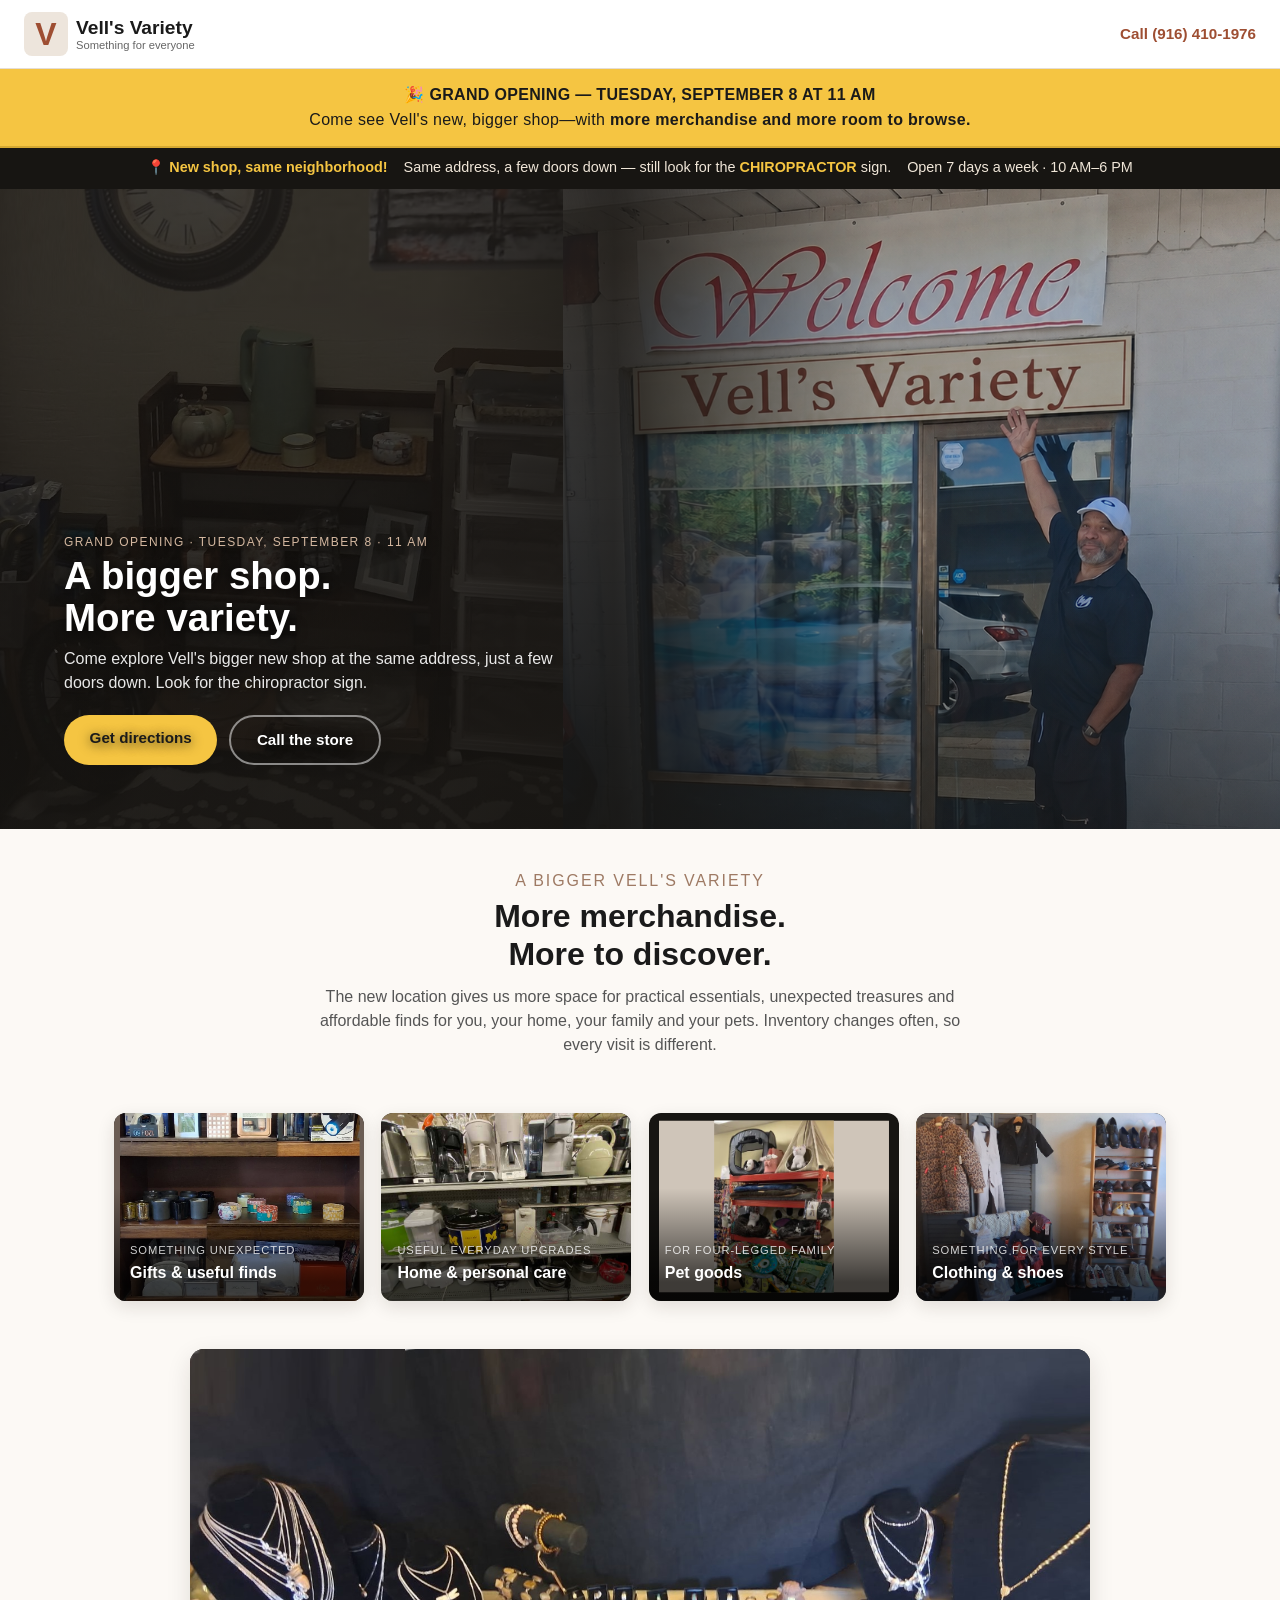
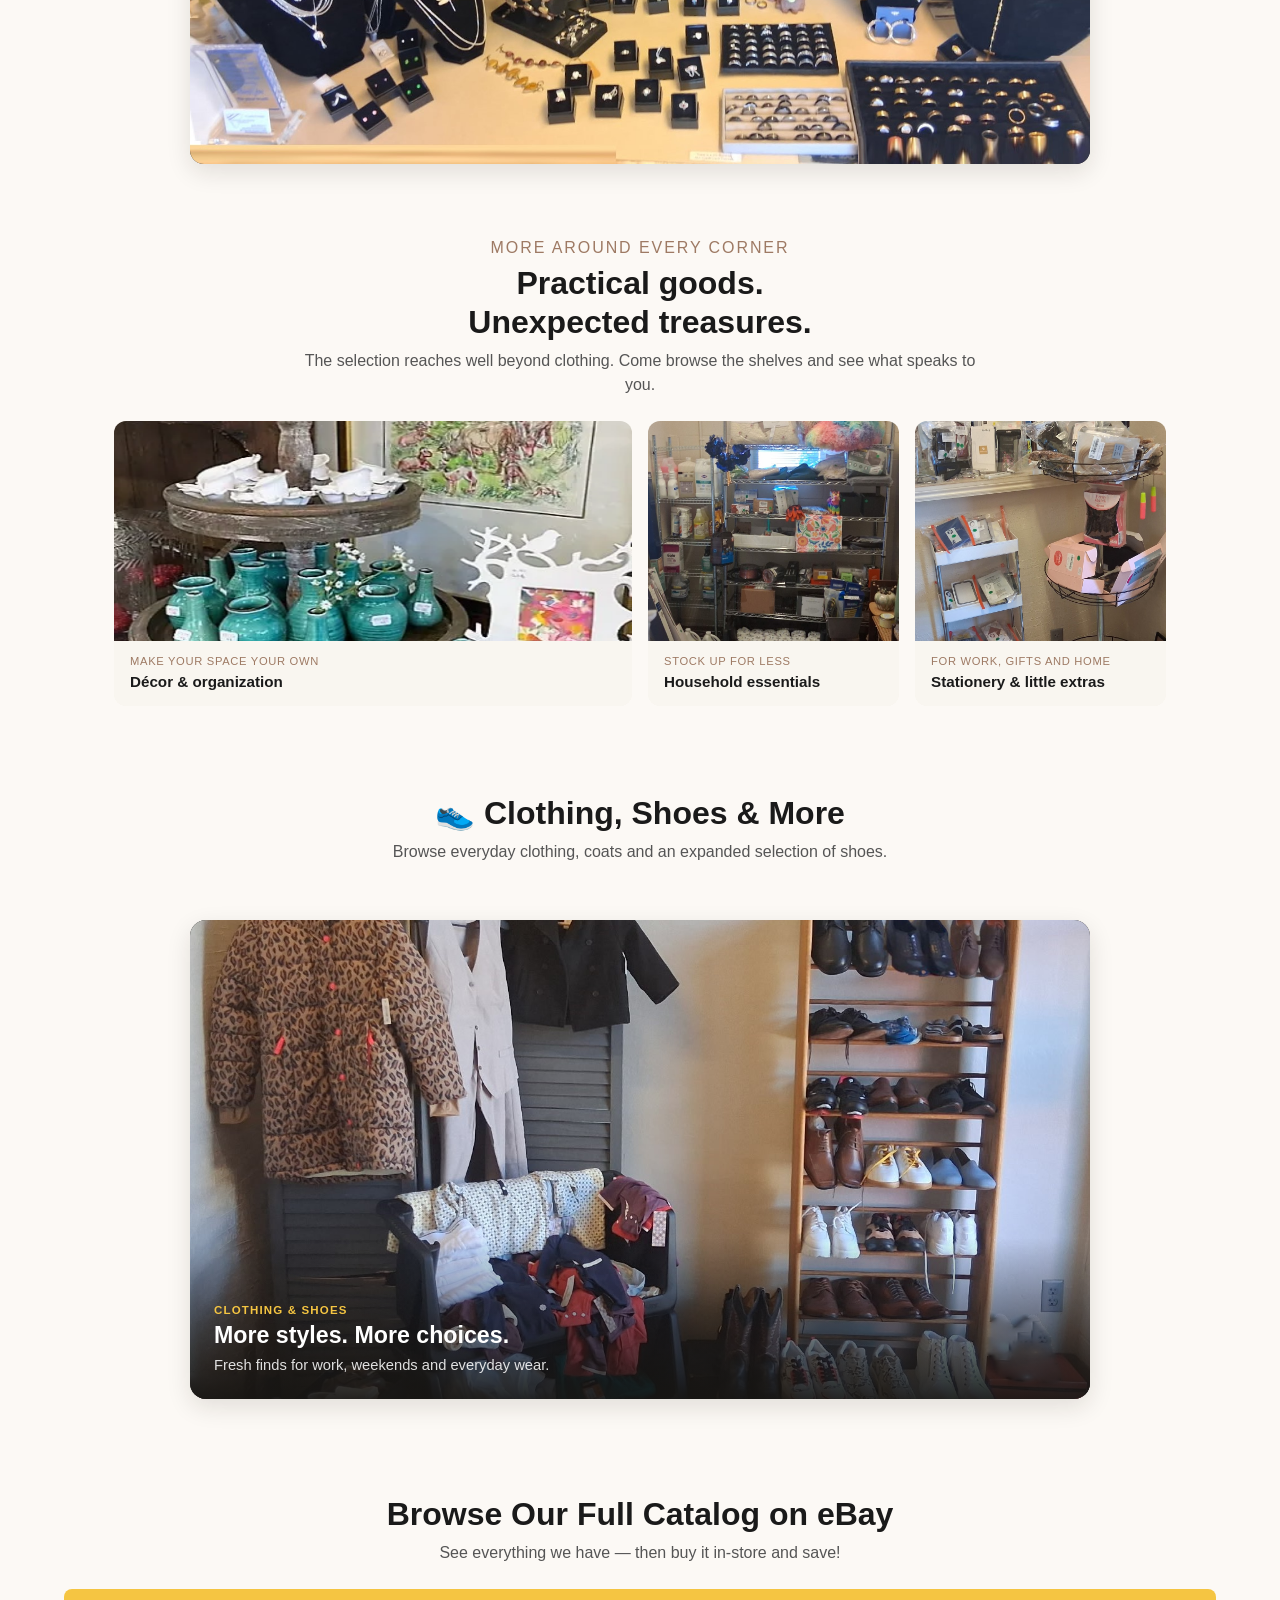
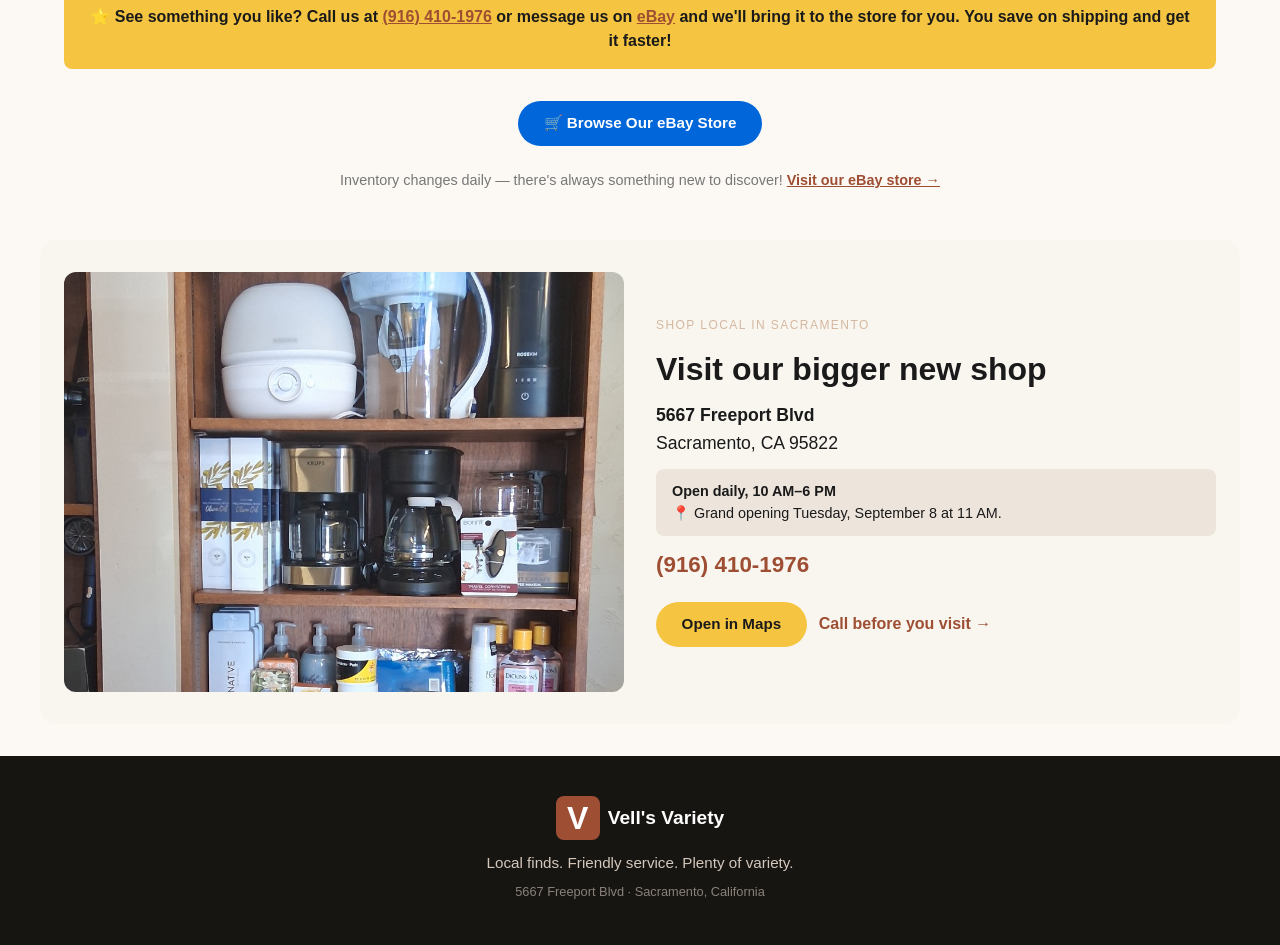
<file: index.html>
<!doctype html>
<html lang="en">
  <head>
    <meta charset="UTF-8" />
    <meta name="viewport" content="width=device-width, initial-scale=1" />
    <meta name="description" content="Celebrate the grand opening of Vell's Variety in its new, bigger shop at 5667 Freeport Boulevard in Sacramento." />
    <meta name="theme-color" content="#9e4e32" />
    <meta property="og:title" content="Vell's Variety | Sacramento" />
    <meta property="og:description" content="Vell's Variety opens its new, bigger shop Tuesday, September 8 at 11 AM. Same address—look for the chiropractor sign." />
    <meta property="og:type" content="website" />
    <title>Vell's Variety | Sacramento</title>
    
    <style>
      /* --- ALL STYLES INCLUDED HERE --- */
      
      /* Reset & Base */
      * {
        margin: 0;
        padding: 0;
        box-sizing: border-box;
      }
      
      body {
        font-family: -apple-system, BlinkMacSystemFont, "Segoe UI", Roboto, Helvetica, Arial, sans-serif;
        background: #fcf9f5;
        color: #1a1a1a;
        line-height: 1.5;
      }
      
      img {
        max-width: 100%;
        height: auto;
        display: block;
      }
      
      /* Topbar */
      .topbar {
        display: flex;
        justify-content: space-between;
        align-items: center;
        padding: 0.75rem 1.5rem;
        background: #fff;
        border-bottom: 1px solid #e5ddd5;
        flex-wrap: wrap;
        gap: 0.5rem;
      }
      
      .wordmark {
        display: flex;
        align-items: center;
        gap: 0.5rem;
        text-decoration: none;
        color: #1a1a1a;
      }
      
      .wordmark span {
        font-size: 2rem;
        font-weight: 700;
        color: #9e4e32;
        background: #ede5dc;
        width: 44px;
        height: 44px;
        display: flex;
        align-items: center;
        justify-content: center;
        border-radius: 8px;
      }
      
      .wordmark div {
        font-size: 1.2rem;
        font-weight: 600;
        line-height: 1.2;
      }
      
      .wordmark small {
        display: block;
        font-size: 0.7rem;
        font-weight: 400;
        color: #666;
      }
      
      .header-call {
        color: #9e4e32;
        text-decoration: none;
        font-weight: 600;
        font-size: 0.95rem;
      }
      
      .header-call:hover {
        text-decoration: underline;
      }
      
      /* Announcement Banner */
      .announcement-banner {
        background: #f5c542;
        color: #1a1a1a;
        padding: 0.75rem 1.5rem;
        text-align: center;
        border-bottom: 2px solid #d4a832;
      }
      
      .announcement-content p {
        margin: 0.1rem 0;
        font-size: 1rem;
        letter-spacing: 0.02em;
      }
      
      .announcement-content strong {
        font-weight: 700;
      }
      
      .announcement-content a {
        color: #9e4e32;
        font-weight: 700;
        text-decoration: underline;
      }
      
      .announcement-content a:hover {
        color: #7d3d27;
      }
      
      /* Location Alert */
      .location-alert {
        background: #171512;
        color: #f0e6d8;
        padding: 0.6rem 1.5rem;
        text-align: center;
        font-size: 0.9rem;
        display: flex;
        justify-content: center;
        flex-wrap: wrap;
        gap: 0.5rem 1rem;
      }
      
      .location-alert strong {
        color: #f5c542;
      }
      
      /* Hero */
      .hero {
        position: relative;
        overflow: hidden;
        background: #171512;
        min-height: clamp(420px, 56vw, 640px);
      }

      .hero::before {
        content: "";
        position: absolute;
        inset: 0 auto 0 0;
        width: 50%;
        background-image: url('./decor_old.jpg');
        background-size: cover;
        background-position: center 58%;
        filter: brightness(0.72) saturate(0.82);
        opacity: 0.76;
        z-index: 0;
      }
      
      .hero-image {
        width: 56%;
        height: clamp(420px, 56vw, 640px);
        object-fit: cover;
        object-position: center 34%;
        opacity: 0.95;
        display: block;
        margin-left: auto;
        position: relative;
        z-index: 0;
      }
      
      .hero-shade {
        position: absolute;
        inset: 0;
        background: linear-gradient(90deg, rgba(23, 21, 18, 0.58) 0%, rgba(23, 21, 18, 0.62) 34%, rgba(23, 21, 18, 0.86) 48%, rgba(23, 21, 18, 0.18) 69%, rgba(23, 21, 18, 0.05) 100%), linear-gradient(to top, rgba(23, 21, 18, 0.62), transparent 55%);
        z-index: 1;
      }
      
      .hero-content {
        position: absolute;
        bottom: 0;
        left: 0;
        right: 0;
        padding: clamp(2rem, 5vw, 4.5rem);
        color: #fff;
        max-width: 650px;
        width: 50%;
        z-index: 2;
        text-shadow: 0 2px 12px rgba(0, 0, 0, 0.78);
      }
      
      .eyebrow {
        font-size: 0.75rem;
        text-transform: uppercase;
        letter-spacing: 0.12em;
        color: #d4b8a0;
        margin-bottom: 0.25rem;
      }
      
      .eyebrow.dark {
        color: #9e7a64;
      }
      
      .hero-content h1 {
        font-size: 2.4rem;
        font-weight: 700;
        line-height: 1.1;
        margin-bottom: 0.5rem;
      }
      
      .hero-copy {
        font-size: 1rem;
        opacity: 0.9;
        max-width: 500px;
        margin-bottom: 1.25rem;
      }
      
      .hero-actions {
        display: flex;
        flex-wrap: wrap;
        gap: 0.75rem;
      }
      
      .button {
        display: inline-block;
        padding: 0.7rem 1.6rem;
        border-radius: 30px;
        font-weight: 600;
        text-decoration: none;
        font-size: 0.95rem;
        transition: background 0.2s ease, transform 0.1s ease;
        border: none;
        cursor: pointer;
      }
      
      .button-primary {
        background: #f5c542;
        color: #1a1a1a;
      }
      
      .button-primary:hover {
        background: #e0b038;
        transform: scale(1.02);
      }
      
      .button-secondary {
        background: transparent;
        color: #fff;
        border: 2px solid rgba(255, 255, 255, 0.5);
      }
      
      .button-secondary:hover {
        background: rgba(255, 255, 255, 0.1);
        border-color: #fff;
      }
      
      .button-gold {
        background: #f5c542;
        color: #1a1a1a;
      }
      
      .button-gold:hover {
        background: #e0b038;
        transform: scale(1.02);
      }
      
      .button-ebay {
        background: #0066d9;
        color: #fff;
      }
      
      .button-ebay:hover {
        background: #0052b3;
        transform: scale(1.02);
      }
      
      /* Intro */
      .intro {
        padding: 2.5rem 1.5rem;
        max-width: 700px;
        margin: 0 auto;
        text-align: center;
      }
      
      .intro h2 {
        font-size: 2rem;
        font-weight: 700;
        line-height: 1.2;
        margin-bottom: 0.75rem;
      }
      
      .intro p {
        color: #555;
        font-size: 1rem;
      }
      
      /* Category Grid */
      .category-grid {
        display: grid;
        grid-template-columns: repeat(4, minmax(0, 1fr));
        gap: 1.1rem;
        padding: 1rem 1.5rem 3rem;
        max-width: 1100px;
        margin: 0 auto;
      }
      
      .category-card {
        position: relative;
        overflow: hidden;
        border-radius: 12px;
        aspect-ratio: 4 / 3;
        background: #171512;
        box-shadow: 0 6px 18px rgba(31, 24, 19, 0.12);
      }
      
      .category-card img {
        width: 100%;
        height: 100%;
        object-fit: cover;
        transition: transform 0.3s ease;
      }
      
      .category-card:hover img {
        transform: scale(1.05);
      }

      .category-card.pet-card img {
        object-fit: contain;
        object-position: center;
        background: #cfc5b9;
        transform: scale(0.92);
      }

      .category-card.pet-card:hover img {
        transform: scale(0.96);
      }
      
      .category-overlay {
        position: absolute;
        inset: 0;
        background: linear-gradient(to top, rgba(0, 0, 0, 0.7) 10%, transparent 60%);
      }
      
      .category-label {
        position: absolute;
        bottom: 0;
        left: 0;
        right: 0;
        padding: 1.5rem 1rem 1rem;
        color: #fff;
      }
      
      .category-label small {
        display: block;
        font-size: 0.7rem;
        text-transform: uppercase;
        letter-spacing: 0.08em;
        opacity: 0.8;
      }
      
      .category-label h3 {
        font-size: 1rem;
        font-weight: 600;
        margin-top: 0.1rem;
      }
      
      /* More Finds */
      .more-finds {
        padding: 3.5rem 1.5rem;
        max-width: 1100px;
        margin: 0 auto;
      }
      
      .section-heading {
        max-width: 700px;
        margin: 0 auto 1.5rem;
        text-align: center;
      }
      
      .section-heading h2 {
        font-size: 2rem;
        font-weight: 700;
        line-height: 1.2;
        margin-bottom: 0.5rem;
      }
      
      .section-heading p {
        color: #555;
        font-size: 1rem;
      }
      
      .finds-grid {
        display: grid;
        grid-template-columns: repeat(auto-fit, minmax(200px, 1fr));
        gap: 1rem;
        margin-top: 1.5rem;
      }
      
      .find-card {
        margin: 0;
        border-radius: 12px;
        overflow: hidden;
        background: #f9f6f0;
        position: relative;
      }
      
      .find-card img {
        width: 100%;
        height: 220px;
        object-fit: cover;
      }

      .merchandise-feature {
        max-width: 900px;
        height: auto;
        aspect-ratio: 1600 / 739;
        margin: 0 auto 1rem;
        overflow: hidden;
        background: #171512;
        border-radius: 14px;
        box-shadow: 0 8px 24px rgba(31, 24, 19, 0.12);
      }

      .merchandise-feature img {
        display: block;
        width: 100%;
        height: 100%;
        object-fit: cover;
        object-position: center 48%;
      }
      
      .find-card figcaption {
        padding: 0.75rem 1rem;
        background: #f9f6f0;
      }
      
      .find-card figcaption small {
        display: block;
        font-size: 0.7rem;
        text-transform: uppercase;
        letter-spacing: 0.06em;
        color: #9e7a64;
      }
      
      .find-card figcaption strong {
        font-size: 0.95rem;
        font-weight: 600;
      }
      
      .find-card-wide {
        grid-column: span 2;
      }
      
      @media (max-width: 600px) {
        .find-card-wide {
          grid-column: span 1;
        }
      }
      
      /* eBay Feed Section */
      .ebay-feed {
        padding: 3rem 1.5rem;
        max-width: 1200px;
        margin: 0 auto;
        text-align: center;
      }
      
      .ebay-feed h2 {
        font-size: 2rem;
        font-weight: 700;
        line-height: 1.2;
        margin-bottom: 0.5rem;
      }
      
      .ebay-feed .subtitle {
        color: #555;
        font-size: 1rem;
        margin-bottom: 1.5rem;
      }
      
      .ebay-feed .callout {
        background: #f5c542;
        padding: 1rem 1.5rem;
        border-radius: 8px;
        margin-bottom: 2rem;
        font-weight: 600;
        color: #1a1a1a;
      }
      
      .ebay-feed .callout a {
        color: #9e4e32;
        text-decoration: underline;
      }
      
      .ebay-feed .callout a:hover {
        color: #7d3d27;
      }
      
      .ebay-feed .browse-btn {
        margin-top: 0.5rem;
      }
      
      /* eBay widget container - style the embedded feed */
      #ebay-items {
        text-align: left;
        margin-top: 1rem;
      }
      
      #ebay-items table {
        width: 100%;
        border-collapse: collapse;
      }
      
      #ebay-items td {
        padding: 0.75rem;
        vertical-align: top;
        border-bottom: 1px solid #e5ddd5;
      }
      
      #ebay-items img {
        border-radius: 8px;
        max-width: 100%;
      }
      
      #ebay-items a {
        color: #9e4e32;
        text-decoration: none;
        font-weight: 600;
      }
      
      #ebay-items a:hover {
        text-decoration: underline;
      }
      
      /* Visit Section */
      .visit {
        display: grid;
        grid-template-columns: 1fr 1fr;
        gap: 2rem;
        padding: 2rem 1.5rem;
        max-width: 1200px;
        margin: 0 auto;
        background: #f9f6f0;
        border-radius: 16px;
      }
      
      .visit-photo img {
        width: 100%;
        height: auto;
        aspect-ratio: 4 / 3;
        object-fit: cover;
        object-position: center 32%;
        border-radius: 12px;
      }
      
      .visit-copy {
        display: flex;
        flex-direction: column;
        justify-content: center;
        gap: 0.75rem;
      }
      
      .visit-copy h2 {
        font-size: 2rem;
        font-weight: 700;
        line-height: 1.2;
      }
      
      .visit-copy address {
        font-style: normal;
        font-size: 1.1rem;
        line-height: 1.6;
      }
      
      .store-notice {
        background: #ede5dc;
        padding: 0.75rem 1rem;
        border-radius: 8px;
        font-size: 0.9rem;
      }
      
      .store-notice strong {
        display: block;
        font-weight: 700;
      }
      
      .phone {
        font-size: 1.4rem;
        font-weight: 700;
        color: #9e4e32;
        text-decoration: none;
      }
      
      .phone:hover {
        text-decoration: underline;
      }
      
      .visit-actions {
        display: flex;
        flex-wrap: wrap;
        align-items: center;
        gap: 0.75rem;
        margin-top: 0.5rem;
      }
      
      .text-link {
        color: #9e4e32;
        font-weight: 600;
        text-decoration: none;
      }
      
      .text-link:hover {
        text-decoration: underline;
      }
      
      /* Inventory Notice - NEW centered section */
      .inventory-notice {
        text-align: center;
        padding: 2rem 1.5rem;
        max-width: 700px;
        margin: 0 auto;
      }
      
      .inventory-notice h2 {
        font-size: 2rem;
        font-weight: 700;
        line-height: 1.2;
        margin-bottom: 0.5rem;
      }
      
      .inventory-notice p {
        color: #555;
        font-size: 1rem;
      }
      
      /* Storefront Image with Overlay */
      .storefront-wrapper {
        position: relative;
        max-width: 680px;
        height: min(720px, 78vh);
        margin: 1.5rem auto 3rem;
        border-radius: 16px;
        overflow: hidden;
        box-shadow: 0 8px 24px rgba(0,0,0,0.08);
      }
      
      .storefront-wrapper img {
        width: 100%;
        height: 100%;
        object-fit: cover;
        object-position: center 47%;
        display: block;
      }
      
      .storefront-overlay {
        position: absolute;
        bottom: 0;
        left: 0;
        right: 0;
        padding: 2rem 1.5rem 1.75rem;
        background: linear-gradient(to top, rgba(0,0,0,0.85) 0%, rgba(0,0,0,0.5) 60%, rgba(0,0,0,0) 100%);
      }
      
      .storefront-overlay .tag {
        display: inline-block;
        background: #f5c542;
        color: #1a1a1a;
        font-size: 0.7rem;
        font-weight: 700;
        text-transform: uppercase;
        letter-spacing: 0.08em;
        padding: 0.2rem 0.75rem;
        border-radius: 20px;
        margin-bottom: 0.5rem;
      }
      
      .storefront-overlay h3 {
        color: #fff;
        font-size: 1.4rem;
        font-weight: 700;
        margin: 0 0 0.25rem 0;
        line-height: 1.2;
        text-shadow: 0 2px 8px rgba(0,0,0,0.6);
      }
      
      .storefront-overlay h3 span {
        color: #f5c542;
      }
      
      .storefront-overlay p {
        color: rgba(255,255,255,0.9);
        font-size: 0.95rem;
        margin: 0;
        text-shadow: 0 1px 4px rgba(0,0,0,0.5);
      }
      
      .storefront-overlay .sub {
        color: rgba(255,255,255,0.6);
        font-size: 0.8rem;
        margin-top: 0.4rem;
        font-style: italic;
      }
      
      @media (max-width: 600px) {
        .storefront-overlay {
          padding: 1.25rem 1rem 1.25rem;
        }
        .storefront-overlay h3 {
          font-size: 1.1rem;
        }
        .storefront-overlay p {
          font-size: 0.85rem;
        }
      }
      
      /* Visit Section */
      .visit {
        display: grid;
        grid-template-columns: 1fr 1fr;
        gap: 2rem;
        padding: 2rem 1.5rem;
        max-width: 1200px;
        margin: 0 auto;
        background: #f9f6f0;
        border-radius: 16px;
      }
      
      .visit-photo img {
        width: 100%;
        height: auto;
        aspect-ratio: 4 / 3;
        object-fit: cover;
        object-position: center 32%;
        border-radius: 12px;
      }

      .fashion-feature {
        position: relative;
        max-width: 900px;
        aspect-ratio: 16 / 8.5;
        margin: 1.5rem auto 3rem;
        border-radius: 16px;
        overflow: hidden;
        background: #171512;
        box-shadow: 0 8px 24px rgba(31, 24, 19, 0.12);
      }

      .fashion-feature img {
        width: 100%;
        height: 100%;
        display: block;
        object-fit: cover;
        object-position: center 50%;
      }

      .fashion-feature figcaption {
        position: absolute;
        inset: auto 0 0;
        padding: 4rem 1.5rem 1.4rem;
        color: #fff;
        background: linear-gradient(to top, rgba(23, 21, 18, 0.92), rgba(23, 21, 18, 0));
      }

      .fashion-feature figcaption small {
        display: block;
        margin-bottom: 0.2rem;
        color: #f5c542;
        font-size: 0.72rem;
        font-weight: 700;
        letter-spacing: 0.1em;
        text-transform: uppercase;
      }

      .fashion-feature figcaption strong {
        display: block;
        font-size: 1.45rem;
        line-height: 1.2;
      }

      .fashion-feature figcaption span {
        display: block;
        margin-top: 0.25rem;
        color: rgba(255,255,255,0.86);
        font-size: 0.92rem;
      }
      
      .visit-copy {
        display: flex;
        flex-direction: column;
        justify-content: center;
        gap: 0.75rem;
      }
      
      .visit-copy h2 {
        font-size: 2rem;
        font-weight: 700;
        line-height: 1.2;
      }
      
      .visit-copy address {
        font-style: normal;
        font-size: 1.1rem;
        line-height: 1.6;
      }
      
      .store-notice {
        background: #ede5dc;
        padding: 0.75rem 1rem;
        border-radius: 8px;
        font-size: 0.9rem;
      }
      
      .store-notice strong {
        display: block;
        font-weight: 700;
      }
      
      .phone {
        font-size: 1.4rem;
        font-weight: 700;
        color: #9e4e32;
        text-decoration: none;
      }
      
      .phone:hover {
        text-decoration: underline;
      }
      
      .visit-actions {
        display: flex;
        flex-wrap: wrap;
        align-items: center;
        gap: 0.75rem;
        margin-top: 0.5rem;
      }
      
      .text-link {
        color: #9e4e32;
        font-weight: 600;
        text-decoration: none;
      }
      
      .text-link:hover {
        text-decoration: underline;
      }
      
      @media (max-width: 700px) {
        .visit {
          grid-template-columns: 1fr;
        }
        .visit-photo {
          order: -1;
        }
        .visit-photo img {
          max-height: 240px;
        }
      }
      
      /* Footer */
      footer {
        background: #171512;
        color: #d4c8bc;
        padding: 2.5rem 1.5rem;
        text-align: center;
        margin-top: 2rem;
      }
      
      .footer-mark {
        justify-content: center;
        margin-bottom: 0.75rem;
      }
      
      .footer-mark span {
        background: #9e4e32;
        color: #fff;
      }
      
      .footer-mark div {
        color: #fff;
      }
      
      footer p {
        font-size: 0.95rem;
        margin: 0.2rem 0;
      }
      
      .copyright {
        font-size: 0.8rem;
        opacity: 0.6;
        margin-top: 0.5rem;
      }
      
      /* Mobile Actions */
      .mobile-actions {
        display: none;
        position: fixed;
        bottom: 0;
        left: 0;
        right: 0;
        background: #fff;
        border-top: 1px solid #e5ddd5;
        padding: 0.6rem 1rem;
        justify-content: space-around;
        box-shadow: 0 -4px 12px rgba(0, 0, 0, 0.06);
        z-index: 100;
      }
      
      .mobile-actions a {
        text-decoration: none;
        font-weight: 600;
        color: #9e4e32;
        padding: 0.5rem 1rem;
        border-radius: 30px;
        background: #f5f0eb;
        font-size: 0.9rem;
      }
      
      .mobile-actions a:hover {
        background: #ede5dc;
      }
      
      @media (max-width: 600px) {
        .mobile-actions {
          display: flex;
        }
        body {
          padding-bottom: 70px;
        }
        .topbar {
          flex-direction: column;
          align-items: stretch;
          text-align: center;
          gap: 0.25rem;
        }
        .wordmark {
          justify-content: center;
        }
        .hero-content h1 {
          font-size: 1.8rem;
        }
        .hero-content {
          padding: 1.5rem 1rem 2rem;
          width: 100%;
        }
        .hero,
        .hero-image {
          min-height: 500px;
          height: 500px;
        }
        .hero-image {
          width: 100%;
          margin-left: 0;
          object-position: center 31%;
        }
        .hero::before {
          display: none;
        }
        .hero-shade {
          background: linear-gradient(to top, rgba(23, 21, 18, 0.94) 0%, rgba(23, 21, 18, 0.62) 48%, rgba(23, 21, 18, 0.08) 78%);
        }
        .announcement-content p {
          font-size: 0.9rem;
        }
        .category-grid {
          grid-template-columns: repeat(2, 1fr);
          gap: 0.75rem;
          padding: 0.75rem;
        }
        .category-card {
          aspect-ratio: 4 / 5;
        }
        .merchandise-feature {
          width: calc(100% - 2rem);
          aspect-ratio: 16 / 9;
        }
        .storefront-wrapper {
          height: 580px;
          margin-inline: 1rem;
        }
        .fashion-feature {
          width: calc(100% - 2rem);
          aspect-ratio: 4 / 3;
          margin-bottom: 2rem;
        }
        .fashion-feature figcaption {
          padding: 3rem 1rem 1rem;
        }
        .fashion-feature figcaption strong {
          font-size: 1.2rem;
        }
        .visit-photo img {
          max-height: none;
          aspect-ratio: 4 / 3;
        }
        .finds-grid {
          grid-template-columns: 1fr;
        }
        .ebay-feed h2 {
          font-size: 1.6rem;
        }
        .inventory-notice h2 {
          font-size: 1.6rem;
        }
      }
    </style>
  </head>
  <body>
    <main>
      <header class="topbar">
        <a class="wordmark" href="#top" aria-label="Vell's Variety home">
          <span>V</span>
          <div>
            Vell's Variety
            <small>Something for everyone</small>
          </div>
        </a>
        <a class="header-call" href="tel:+19164101976">Call (916) 410-1976</a>
      </header>

      <!-- Announcement Banner -->
      <aside class="announcement-banner" aria-label="Important announcement about buying local">
        <div class="announcement-content">
          <p><strong>🎉 GRAND OPENING — TUESDAY, SEPTEMBER 8 AT 11 AM</strong></p>
          <p>Come see Vell's new, bigger shop—with <strong>more merchandise and more room to browse.</strong></p>
        </div>
      </aside>

      <!-- Location Alert -->
      <aside class="location-alert" aria-label="Location announcement">
        <strong>📍 New shop, same neighborhood!</strong>
        <span>Same address, a few doors down — still look for the <strong>CHIROPRACTOR</strong> sign.</span>
        <span>Open 7 days a week · 10 AM–6 PM</span>
      </aside>

      <section class="hero" id="top">
        <img class="hero-image" src="./Vell_at_da_New_Store-SIGNAGE.png" width="940" height="1673" alt="The Welcome and Vell's Variety signs above Vell at the new storefront" fetchpriority="high" decoding="async" />
        <div class="hero-shade"></div>
        <div class="hero-content">
          <p class="eyebrow">Grand opening · Tuesday, September 8 · 11 AM</p>
          <h1>A bigger shop.<br />More variety.</h1>
          <p class="hero-copy">
            Come explore Vell's bigger new shop at the same address, just a few
            doors down. Look for the chiropractor sign.
          </p>
          <div class="hero-actions">
            <a class="button button-primary" href="https://www.google.com/maps/search/?api=1&amp;query=5667+Freeport+Blvd+Sacramento+CA+95822" target="_blank" rel="noreferrer">Get directions</a>
            <a class="button button-secondary" href="tel:+19164101976">Call the store</a>
          </div>
        </div>
      </section>

      <section class="intro">
        <p class="eyebrow dark">A bigger Vell's Variety</p>
        <h2>More merchandise.<br />More to discover.</h2>
        <p>
          The new location gives us more space for practical essentials,
          unexpected treasures and affordable finds for you, your home, your
          family and your pets. Inventory changes often, so every visit is different.
        </p>
      </section>

      <section class="category-grid" aria-label="Store departments">
        <article class="category-card">
          <img src="./Vells_Variety%20(1).jpg" width="896" height="1395" alt="Gifts, gadgets and useful household finds displayed at Vell's Variety" loading="lazy" decoding="async" />
          <div class="category-overlay"></div>
          <div class="category-label"><small>Something unexpected</small><h3>Gifts &amp; useful finds</h3></div>
        </article>
        <article class="category-card">
          <img src="./appliances.jpg" width="827" height="503" alt="Coffee makers, small appliances and household goods" loading="lazy" decoding="async" />
          <div class="category-overlay"></div>
          <div class="category-label"><small>Useful everyday upgrades</small><h3>Home &amp; personal care</h3></div>
        </article>
        <article class="category-card pet-card">
          <img src="./VV_Pets.png" width="597" height="857" alt="Pet beds, cat tents, toys and pet accessories" loading="lazy" decoding="async" />
          <div class="category-overlay"></div>
          <div class="category-label"><small>For four-legged family</small><h3>Pet goods</h3></div>
        </article>
        <article class="category-card">
          <img src="./fashion_n_shoes2.jpg" width="1443" height="945" alt="Clothing, coats and a larger selection of shoes at Vell's Variety" loading="lazy" decoding="async" />
          <div class="category-overlay"></div>
          <div class="category-label"><small>Something for every style</small><h3>Clothing &amp; shoes</h3></div>
        </article>
      </section>

      <figure class="merchandise-feature"
        aria-label="Jewelry available at Vell's Variety"
      >
        <img
          src="./jewelry.jpg"
          width="1600"
          height="739"
          alt="A wide display of necklaces, rings and bracelets at Vell's Variety"
          loading="lazy"
          decoding="async"
        />
      </figure>

      <section class="more-finds">
        <div class="section-heading">
          <p class="eyebrow dark">More around every corner</p>
          <h2>Practical goods.<br />Unexpected treasures.</h2>
          <p>The selection reaches well beyond clothing. Come browse the shelves and see what speaks to you.</p>
        </div>
        <div class="finds-grid">
          <figure class="find-card find-card-wide">
            <img src="./Art%20_n_Vases.png" width="911" height="1027" alt="Colorful vases, framed artwork and decorative pieces" loading="lazy" decoding="async" />
            <figcaption><small>Make your space your own</small><strong>Décor &amp; organization</strong></figcaption>
          </figure>
          <figure class="find-card">
            <img src="./supplies.jpg" width="945" height="1232" alt="Household supplies, bedding and daily necessities" loading="lazy" decoding="async" />
            <figcaption><small>Stock up for less</small><strong>Household essentials</strong></figcaption>
          </figure>
          <figure class="find-card">
            <img src="./stationery.jpg" width="945" height="2046" alt="Stationery, candles, gift items and gadgets" loading="lazy" decoding="async" />
            <figcaption><small>For work, gifts and home</small><strong>Stationery &amp; little extras</strong></figcaption>
          </figure>
        </div>
      </section>

      <!-- Clothing and shoes feature -->
      <section class="inventory-notice">
        <h2>👟 Clothing, Shoes &amp; More</h2>
        <p>Browse everyday clothing, coats and an expanded selection of shoes.</p>
      </section>

      <figure class="fashion-feature">
        <img src="./fashion_n_shoes2.jpg" width="1443" height="945" alt="Clothing, coats and shoes displayed inside Vell's Variety" loading="lazy" decoding="async" />
        <figcaption>
          <small>Clothing &amp; shoes</small>
          <strong>More styles. More choices.</strong>
          <span>Fresh finds for work, weekends and everyday wear.</span>
        </figcaption>
      </figure>

      <!-- EBAY FEED SECTION -->
      <section class="ebay-feed">
        <h2>Browse Our Full Catalog on eBay</h2>
        <p class="subtitle">See everything we have — then buy it in-store and save!</p>
        
        <div class="callout">
          ⭐ <strong>See something you like?</strong> Call us at <a href="tel:+19164101976">(916) 410-1976</a> or message us on <a href="https://www.ebay.com/usr/marvell1117" target="_blank" rel="noreferrer">eBay</a> and we'll bring it to the store for you. <strong>You save on shipping and get it faster!</strong>
        </div>

        <!-- Big "Browse eBay Store" Button -->
        <div class="browse-btn">
          <a class="button button-ebay" href="https://www.ebay.com/usr/marvell1117" target="_blank" rel="noreferrer">🛒 Browse Our eBay Store</a>
        </div>

        <!-- eBay Widget Embed -->
        <div id="ebay-items"></div>
        <script src="https://rss.ebay.com/rssfeed/seller?sid=marvell1117&format=html"></script>
        
        <p style="margin-top: 1.5rem; font-size: 0.9rem; color: #777;">
          Inventory changes daily — there's always something new to discover! 
          <a href="https://www.ebay.com/usr/marvell1117" target="_blank" rel="noreferrer" style="color:#9e4e32; font-weight:600;">Visit our eBay store →</a>
        </p>
      </section>

      <!-- VISIT / SHOP LOCAL SECTION -->
      <section class="visit">
        <div class="visit-photo">
          <img src="./home.jpg" width="945" height="2046" alt="Home goods, small appliances and personal-care products available at Vell's Variety" loading="lazy" decoding="async" />
        </div>
        <div class="visit-copy">
          <p class="eyebrow">Shop local in Sacramento</p>
          <h2>Visit our bigger new shop</h2>
          <address>
            <strong>5667 Freeport Blvd</strong><br />
            Sacramento, CA 95822
          </address>
          <div class="store-notice">
            <strong>Open daily, 10 AM–6 PM</strong>
            <span>📍 Grand opening Tuesday, September 8 at 11 AM.</span>
          </div>
          <a class="phone" href="tel:+19164101976">(916) 410-1976</a>
          <div class="visit-actions">
            <a class="button button-gold" href="https://www.google.com/maps/search/?api=1&amp;query=5667+Freeport+Blvd+Sacramento+CA+95822" target="_blank" rel="noreferrer">Open in Maps</a>
            <a class="text-link" href="tel:+19164101976">Call before you visit →</a>
          </div>
        </div>
      </section>

      <footer>
        <div class="wordmark footer-mark">
          <span>V</span>
          <div>Vell's Variety</div>
        </div>
        <p>Local finds. Friendly service. Plenty of variety.</p>
        <p class="copyright">5667 Freeport Blvd · Sacramento, California</p>
      </footer>

      <nav class="mobile-actions" aria-label="Quick contact">
        <a href="tel:+19164101976">Call</a>
        <a href="https://www.google.com/maps/search/?api=1&amp;query=5667+Freeport+Blvd+Sacramento+CA+95822" target="_blank" rel="noreferrer">Directions</a>
      </nav>
    </main>
  </body>
</html>
</file>
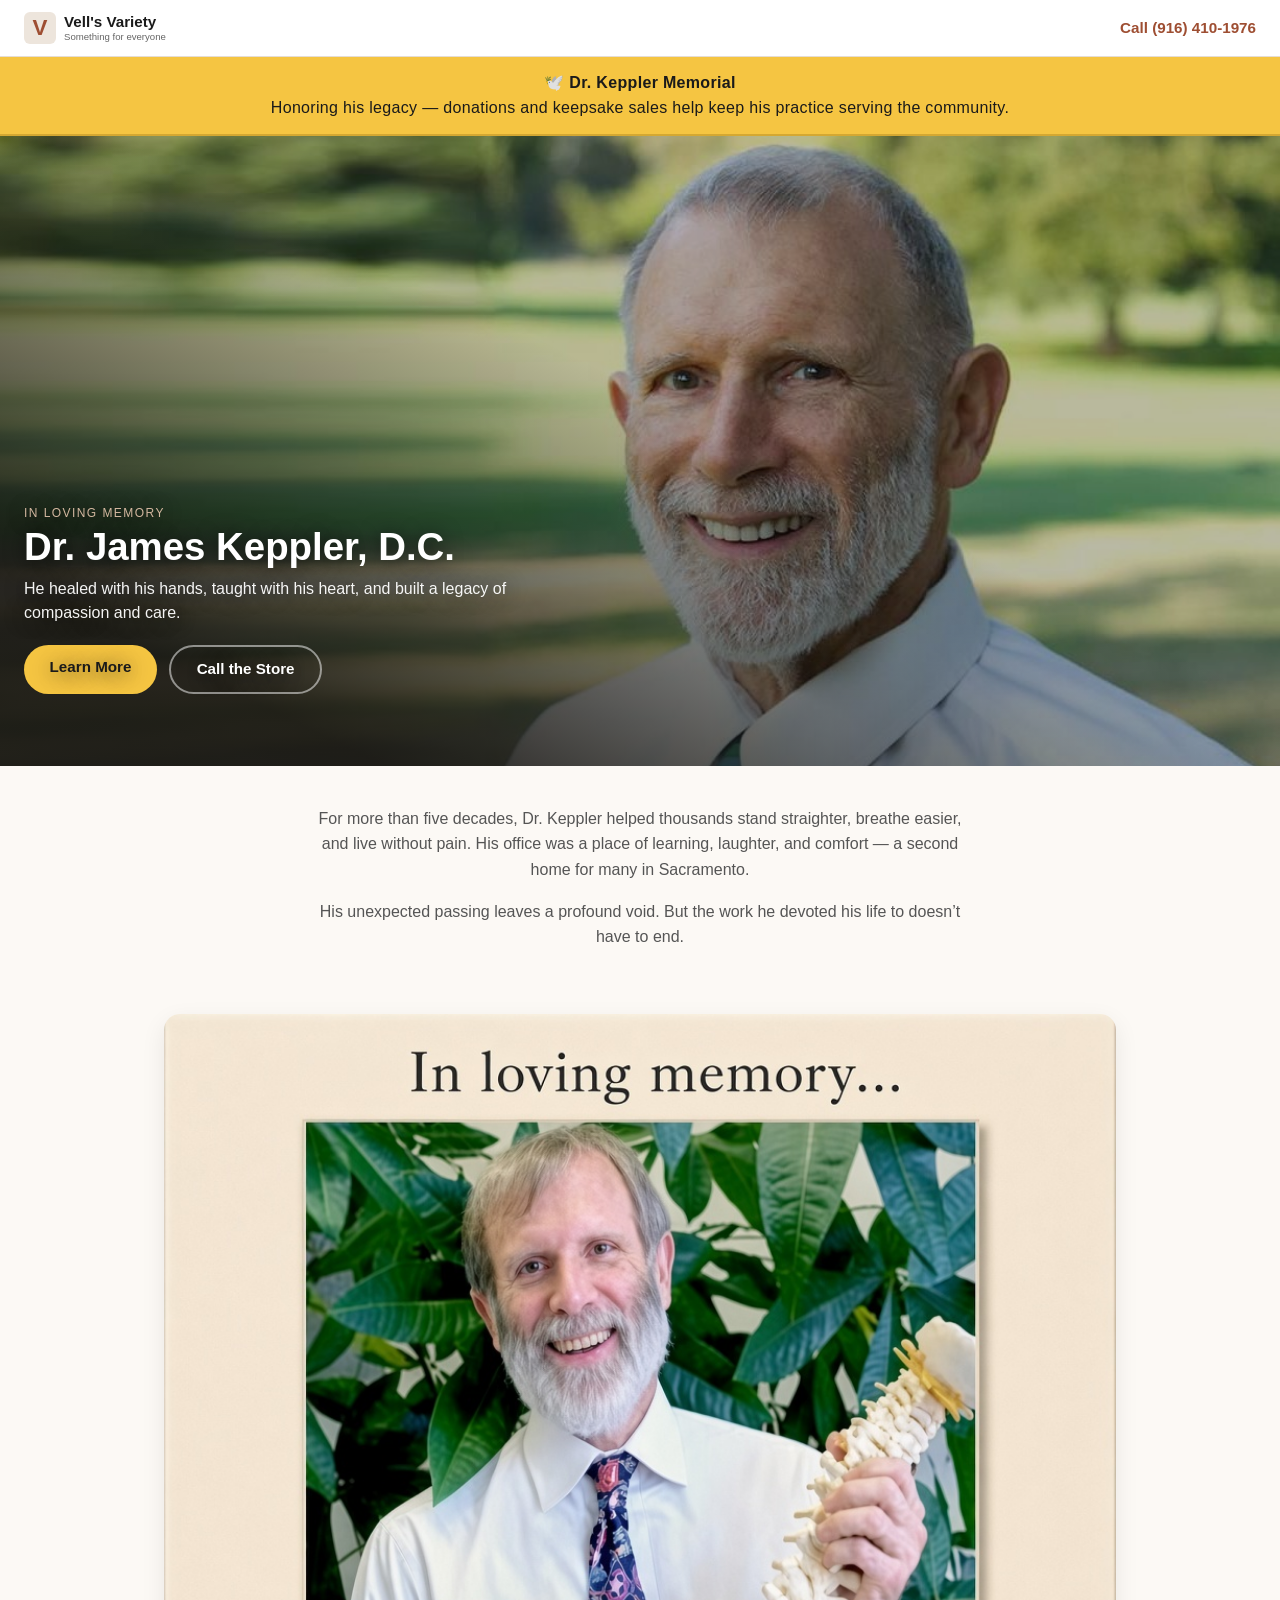
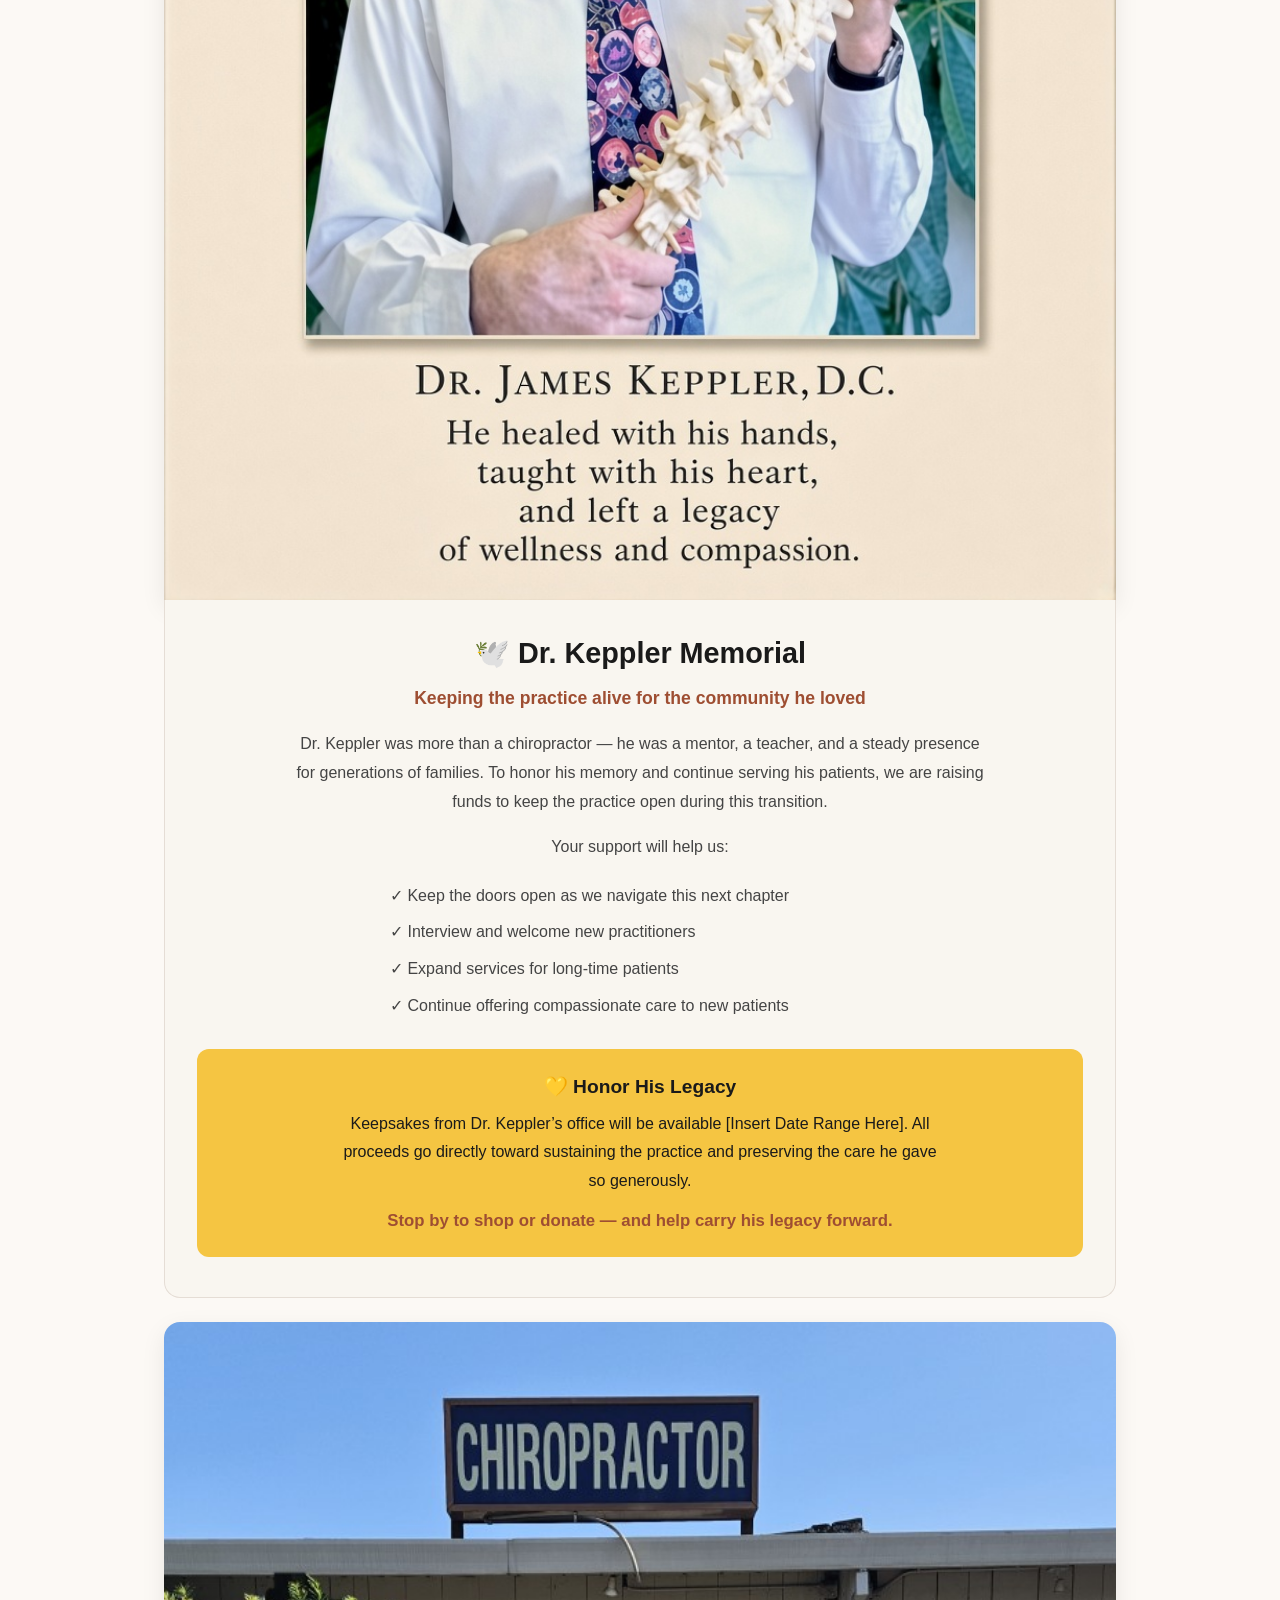
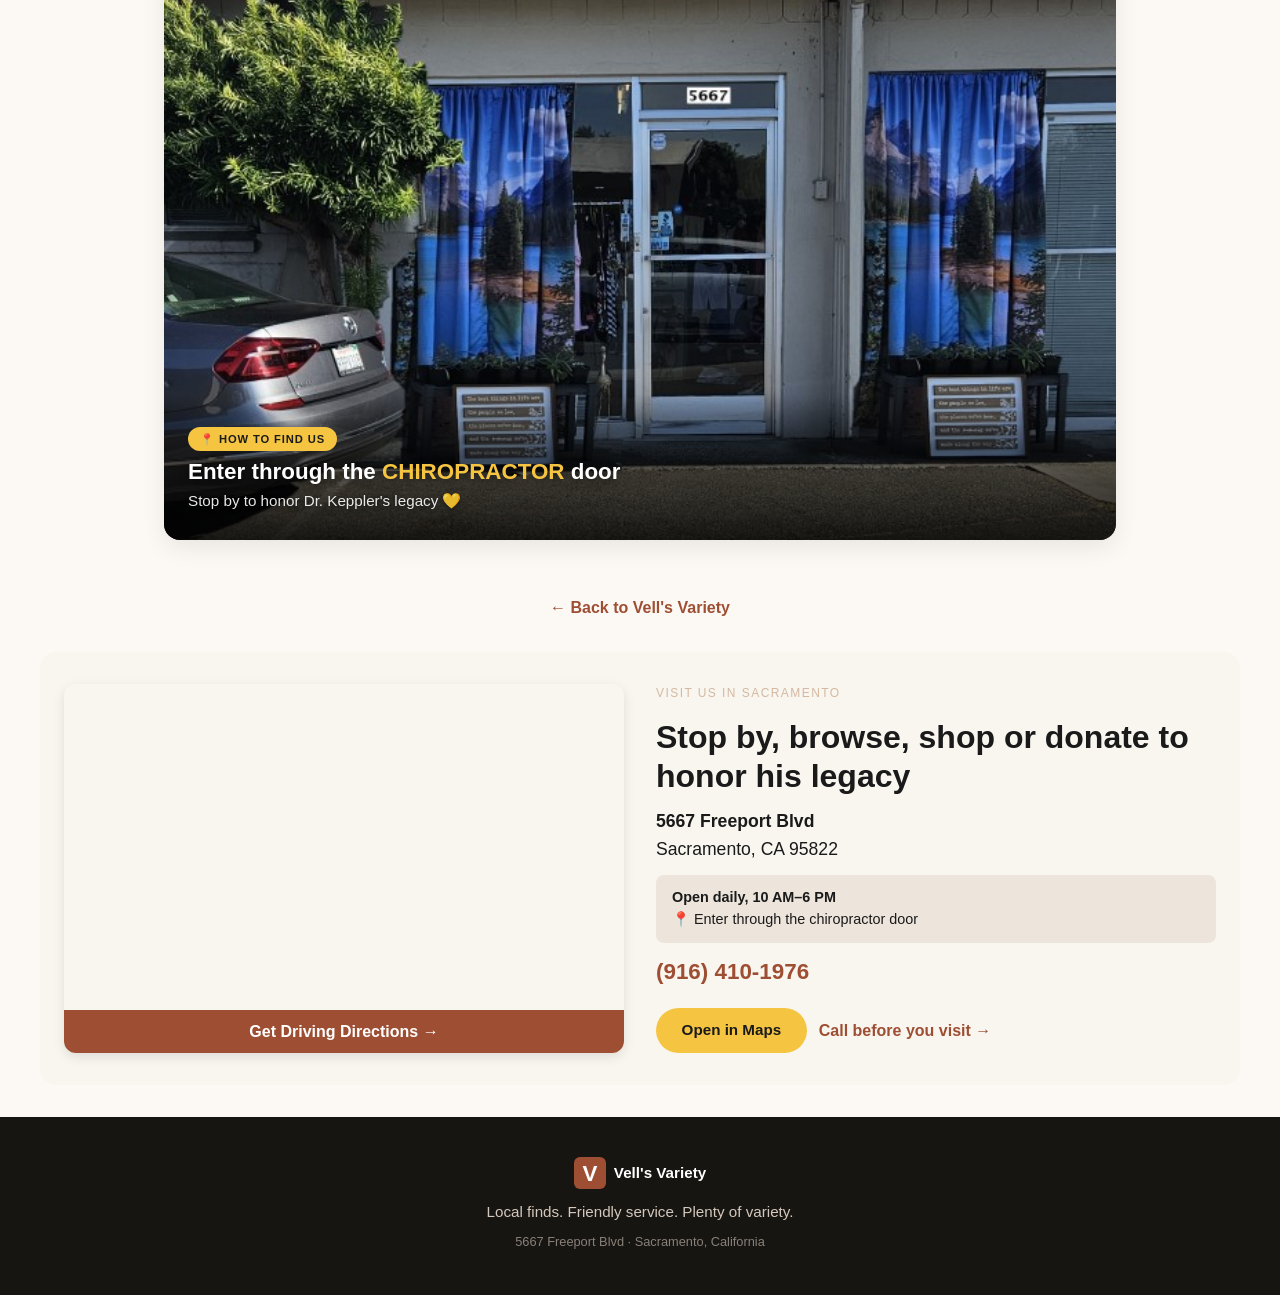
<file: keppler-memorial.html>
<!doctype html>
<html lang="en">
  <head>
    <meta charset="UTF-8" />
    <meta name="viewport" content="width=device-width, initial-scale=1" />
    <meta name="description" content="Dr. Keppler Memorial — honoring his legacy and keeping his practice alive for the Sacramento community." />
    <meta name="theme-color" content="#9e4e32" />
    <meta property="og:title" content="Dr. Keppler Memorial | Keeping His Legacy Alive" />
    <meta property="og:description" content="Honoring Dr. Keppler's life of healing — donations and keepsake sales help keep his practice serving the community." />
    <meta property="og:image" content="Chiro_Spot.jpg" />
    <meta property="og:type" content="website" />
    <title>Dr. Keppler Memorial | Keeping His Legacy Alive</title>
    <link rel="icon" href="favicon.svg" />
    
    <style>
      /* --- ALL STYLES INCLUDED HERE --- */
      
      /* Reset & Base */
      * {
        margin: 0;
        padding: 0;
        box-sizing: border-box;
      }
      
      body {
        font-family: -apple-system, BlinkMacSystemFont, "Segoe UI", Roboto, Helvetica, Arial, sans-serif;
        background: #fcf9f5;
        color: #1a1a1a;
        line-height: 1.5;
      }
      
      img {
        max-width: 100%;
        height: auto;
        display: block;
      }
      
      /* Topbar */
      .topbar {
        display: flex;
        justify-content: space-between;
        align-items: center;
        padding: 0.75rem 1.5rem;
        background: #fff;
        border-bottom: 1px solid #e5ddd5;
        flex-wrap: wrap;
        gap: 0.5rem;
      }
      
      .wordmark {
        display: flex;
        align-items: center;
        gap: 0.5rem;
        text-decoration: none;
        color: #1a1a1a;
      }
      
      .wordmark span {
        font-size: 1.4rem; /* Reduced from 2rem */
        font-weight: 700;
        color: #9e4e32;
        background: #ede5dc;
        width: 32px; /* Reduced from 44px */
        height: 32px; /* Reduced from 44px */
        display: flex;
        align-items: center;
        justify-content: center;
        border-radius: 6px;
      }
      
      .wordmark div {
        font-size: 0.95rem; /* Reduced from 1.2rem */
        font-weight: 600;
        line-height: 1.2;
      }
      
      .wordmark small {
        display: block;
        font-size: 0.6rem; /* Reduced from 0.7rem */
        font-weight: 400;
        color: #666;
      }
      
      .header-call {
        color: #9e4e32;
        text-decoration: none;
        font-weight: 600;
        font-size: 0.95rem;
      }
      
      .header-call:hover {
        text-decoration: underline;
      }
      
      /* Announcement Banner */
      .announcement-banner {
        background: #f5c542;
        color: #1a1a1a;
        padding: 0.75rem 1.5rem;
        text-align: center;
        border-bottom: 2px solid #d4a832;
      }
      
      .announcement-content p {
        margin: 0.1rem 0;
        font-size: 1rem;
        letter-spacing: 0.02em;
      }
      
      .announcement-content strong {
        font-weight: 700;
      }
      
       /* Hero */
      .hero {
        position: relative;
        overflow: hidden;
        background: #171512;
        min-height: 70vh;
      }
      
      .hero-image {
        width: 100%;
        height: 70vh;
        min-height: 70vh;
        object-fit: cover;
        object-position: center center;
        opacity: 0.7;
      }
      
      .hero-shade {
        position: absolute;
        inset: 0;
        background: linear-gradient(to top right, rgba(23, 21, 18, 0.9) 15%, transparent 55%);
      }
      
      .hero-content {
        position: absolute;
        bottom: 2rem;
        left: 0;
        right: 0;
        padding: 2rem 1.5rem 2.5rem;
        color: #fff;
        max-width: 700px;
        text-shadow: 0 2px 20px rgba(0,0,0,0.8);
      }
      
      .eyebrow {
        font-size: 0.75rem;
        text-transform: uppercase;
        letter-spacing: 0.12em;
        color: #d4b8a0;
        margin-bottom: 0.25rem;
      }
      
      .eyebrow.dark {
        color: #9e7a64;
      }
      
      .hero-content h1 {
        font-size: 2.4rem;
        font-weight: 700;
        line-height: 1.1;
        margin-bottom: 0.5rem;
      }
      
      .hero-copy {
        font-size: 1rem;
        opacity: 0.95;
        max-width: 500px;
        margin-bottom: 1.25rem;
      }
      
      .hero-actions {
        display: flex;
        flex-wrap: wrap;
        gap: 0.75rem;
      }
      
      .button {
        display: inline-block;
        padding: 0.7rem 1.6rem;
        border-radius: 30px;
        font-weight: 600;
        text-decoration: none;
        font-size: 0.95rem;
        transition: background 0.2s ease, transform 0.1s ease;
        border: none;
        cursor: pointer;
      }
      
      .button-primary {
        background: #f5c542;
        color: #1a1a1a;
      }
      
      .button-primary:hover {
        background: #e0b038;
        transform: scale(1.02);
      }
      
      .button-secondary {
        background: transparent;
        color: #fff;
        border: 2px solid rgba(255, 255, 255, 0.5);
      }
      
      .button-secondary:hover {
        background: rgba(255, 255, 255, 0.1);
        border-color: #fff;
      }
      
      .button-gold {
        background: #f5c542;
        color: #1a1a1a;
      }
      
      .button-gold:hover {
        background: #e0b038;
        transform: scale(1.02);
      }
      
      /* Intro */
      .intro {
        padding: 2.5rem 1.5rem;
        max-width: 700px;
        margin: 0 auto;
        text-align: center;
      }
      
      .intro p {
        color: #555;
        font-size: 1rem;
        line-height: 1.6;
      }
      
      /* Memorial Content */
      .memorial-section {
        max-width: 1000px;
        margin: 1.5rem auto;
        padding: 0 1.5rem;
      }
      
      .memorial-section img {
        width: 100%;
        height: auto;
        border-radius: 16px 16px 0 0;
        box-shadow: 0 8px 24px rgba(0,0,0,0.08);
        display: block;
      }
      
      .memorial-caption {
        background: #f9f6f0;
        padding: 2rem 2rem 2.5rem;
        border-radius: 0 0 16px 16px;
        border: 1px solid #e5ddd5;
        border-top: none;
        text-align: center;
      }
      
      .memorial-caption h2 {
        font-size: 1.8rem;
        font-weight: 700;
        color: #1a1a1a;
        margin-bottom: 0.5rem;
      }
      
      .memorial-caption .subtitle {
        color: #9e4e32;
        font-size: 1.1rem;
        font-weight: 600;
        margin-bottom: 1rem;
      }
      
      .memorial-caption p {
        color: #444;
        font-size: 1rem;
        line-height: 1.8;
        max-width: 700px;
        margin: 0 auto 1rem auto;
      }
      
      .memorial-caption ul {
        text-align: left;
        max-width: 500px;
        margin: 0.5rem auto 1rem auto;
        color: #444;
        line-height: 1.8;
        list-style-type: none;
        padding-left: 0;
      }
      
      .memorial-caption ul li {
        padding: 0.25rem 0;
      }
      
      .memorial-caption .fundraiser {
        background: #f5c542;
        padding: 1.5rem;
        border-radius: 12px;
        margin-top: 1.5rem;
        font-weight: 600;
        color: #1a1a1a;
      }
      
      .memorial-caption .fundraiser strong {
        display: block;
        font-size: 1.2rem;
        margin-bottom: 0.5rem;
        color: #1a1a1a;
      }
      
      .memorial-caption .fundraiser p {
        color: #1a1a1a;
        margin: 0 auto;
        font-weight: 400;
        max-width: 600px;
      }
      
      .memorial-caption .fundraiser .highlight {
        font-weight: 700;
        color: #9e4e32;
        font-size: 1.05rem;
        margin-top: 0.75rem;
        display: block;
      }
      
      /* Back Link */
      .back-link {
        text-align: center;
        padding: 2rem 1.5rem;
        max-width: 700px;
        margin: 0 auto;
      }
      
      .back-link a {
        color: #9e4e32;
        font-weight: 600;
        text-decoration: none;
        font-size: 1rem;
      }
      
      .back-link a:hover {
        text-decoration: underline;
      }
      
      /* VISIT SECTION - MAP STYLES */
      .visit {
        display: grid;
        grid-template-columns: 1fr 1fr;
        gap: 2rem;
        padding: 2rem 1.5rem;
        max-width: 1200px;
        margin: 0 auto;
        background: #f9f6f0;
        border-radius: 16px;
      }
      
      .map-container {
        width: 100%;
        height: 100%;
        min-height: 250px;
        border-radius: 12px;
        overflow: hidden;
        box-shadow: 0 4px 12px rgba(0,0,0,0.1);
        display: flex;
        flex-direction: column;
      }
      
      .map-container iframe {
        flex: 1;
        width: 100%;
        height: 100%;
        min-height: 250px;
        border: none;
      }
      
      .map-link-bar {
        background: #9e4e32;
        color: #fff;
        text-align: center;
        padding: 0.6rem;
        text-decoration: none;
        font-weight: 600;
        transition: background 0.2s ease;
        display: block;
      }
      
      .map-link-bar:hover {
        background: #7a3b26;
      }
      
      .visit-copy {
        display: flex;
        flex-direction: column;
        justify-content: center;
        gap: 0.75rem;
      }
      
      .visit-copy h2 {
        font-size: 2rem;
        font-weight: 700;
        line-height: 1.2;
      }
      
      .visit-copy address {
        font-style: normal;
        font-size: 1.1rem;
        line-height: 1.6;
      }
      
      .store-notice {
        background: #ede5dc;
        padding: 0.75rem 1rem;
        border-radius: 8px;
        font-size: 0.9rem;
      }
      
      .store-notice strong {
        display: block;
        font-weight: 700;
      }
      
      .phone {
        font-size: 1.4rem;
        font-weight: 700;
        color: #9e4e32;
        text-decoration: none;
      }
      
      .phone:hover {
        text-decoration: underline;
      }
      
      .visit-actions {
        display: flex;
        flex-wrap: wrap;
        align-items: center;
        gap: 0.75rem;
        margin-top: 0.5rem;
      }
      
      .text-link {
        color: #9e4e32;
        font-weight: 600;
        text-decoration: none;
      }
      
      .text-link:hover {
        text-decoration: underline;
      }
      
      /* Footer */
      footer {
        background: #171512;
        color: #d4c8bc;
        padding: 2.5rem 1.5rem;
        text-align: center;
        margin-top: 2rem;
      }
      
      .footer-mark {
        justify-content: center;
        margin-bottom: 0.75rem;
      }
      
      .footer-mark span {
        background: #9e4e32;
        color: #fff;
      }
      
      .footer-mark div {
        color: #fff;
      }
      
      footer p {
        font-size: 0.95rem;
        margin: 0.2rem 0;
      }
      
      .copyright {
        font-size: 0.8rem;
        opacity: 0.6;
        margin-top: 0.5rem;
      }
      
      /* Mobile Actions */
      .mobile-actions {
        display: none;
        position: fixed;
        bottom: 0;
        left: 0;
        right: 0;
        background: #fff;
        border-top: 1px solid #e5ddd5;
        padding: 0.6rem 1rem;
        justify-content: space-around;
        box-shadow: 0 -4px 12px rgba(0, 0, 0, 0.06);
        z-index: 100;
      }
      
      .mobile-actions a {
        text-decoration: none;
        font-weight: 600;
        color: #9e4e32;
        padding: 0.5rem 1rem;
        border-radius: 30px;
        background: #f5f0eb;
        font-size: 0.9rem;
      }
      
      .mobile-actions a:hover {
        background: #ede5dc;
      }
      
      /* --- MOBILE SPECIFIC OVERRIDES --- */
      @media (max-width: 600px) {
        .mobile-actions {
          display: flex;
        }
        body {
          padding-bottom: 70px;
        }
        .topbar {
          flex-direction: column;
          align-items: stretch;
          text-align: center;
          gap: 0.25rem;
        }
        .wordmark {
          justify-content: center;
        }
        .hero {
          min-height: 85vh;
          max-height: none;
        }
        .hero-image {
          height: 85vh;
          min-height: 85vh;
          object-position: center center;
          filter: none;
          transform: none;
        }
        .hero-shade {
          background: linear-gradient(to top right, rgba(23, 21, 18, 0.9) 20%, transparent 50%);
        }
        .hero-content {
          padding: 2.5rem 1rem 2rem;
          bottom: 0.5rem;
        }
        .hero-content h1 {
          font-size: 2rem;
        }
        .hero-content .hero-copy {
          font-size: 0.95rem;
        }
        .hero-content .eyebrow {
          font-size: 0.7rem;
        }
        .announcement-content p {
          font-size: 0.9rem;
        }
        .memorial-caption {
          padding: 1.25rem;
        }
        .memorial-caption h2 {
          font-size: 1.4rem;
        }
        .memorial-caption .fundraiser {
          padding: 1rem;
        }
      }
      
      /* Extra small phones (under 400px) */
      @media (max-width: 400px) {
        .hero {
          min-height: 45vh;
          max-height: 55vh;
        }
        .hero-content h1 {
          font-size: 1.4rem;
        }
        .hero-copy {
          font-size: 0.8rem;
        }
      }
      
      /* Smaller Tablet adjustments */
      @media (min-width: 601px) and (max-width: 900px) {
        .visit {
          grid-template-columns: 1fr;
        }
        .map-container {
          order: -1;
          min-height: 300px;
        }
        .map-container iframe {
          min-height: 300px;
        }
        .hero {
          min-height: 55vh;
          max-height: 65vh;
        }
      }
    </style>
  </head>
  <body>
    <main>
      <header class="topbar">
        <a class="wordmark" href="#top" aria-label="Vell's Variety home">
          <span>V</span>
          <div>
            Vell's Variety
            <small>Something for everyone</small>
          </div>
        </a>
        <a class="header-call" href="tel:+19164101976">Call (916) 410-1976</a>
      </header>

      <!-- Announcement Banner -->
      <aside class="announcement-banner" aria-label="Important announcement about the memorial event">
        <div class="announcement-content">
          <p><strong>🕊️ Dr. Keppler Memorial</strong></p>
          <p>Honoring his legacy — donations and keepsake sales help keep his practice serving the community.</p>
        </div>
      </aside>

      <!-- HERO SECTION -->
      <section class="hero" id="top">
        <img 
          class="hero-image" 
          src="dr-keppler-center.jpg" 
          srcset="dr-keppler-center.jpg 600w, dr-keppler-right.jpg 1200w"
          sizes="(max-width: 768px) 100vw, 100vw"
          alt="Dr. James Keppler, D.C. - In Loving Memory" 
        />
        <div class="hero-shade"></div>
        <div class="hero-content">
          <p class="eyebrow">In Loving Memory</p>
          <h1>Dr. James Keppler, D.C.</h1>
          <p class="hero-copy">
            He healed with his hands, taught with his heart, and built a legacy of compassion and care.
          </p>
          <div class="hero-actions">
            <a class="button button-primary" href="#memorial">Learn More</a>
            <a class="button button-secondary" href="tel:+19164101976">Call the Store</a>
          </div>
        </div>
      </section>

      <!-- TRIBUTE TEXT -->
      <section class="intro">
        <p>
          For more than five decades, Dr. Keppler helped thousands stand straighter, breathe easier, and live without pain. His office was a place of learning, laughter, and comfort — a second home for many in Sacramento.
        </p>
        <p style="margin-top:1rem;">
          His unexpected passing leaves a profound void. But the work he devoted his life to doesn’t have to end.
        </p>
      </section>

      <!-- ★ MEMORIAL SECTION ★ -->
      <section class="memorial-section" id="memorial">
        <img src="DrKeppler-InMemoriam.jpg" alt="In loving memory of Dr. James Keppler, D.C. — He healed with his hands, taught with his heart, and left a legacy of wellness and compassion." />
        <div class="memorial-caption">
          <h2>🕊️ Dr. Keppler Memorial</h2>
          <p class="subtitle">Keeping the practice alive for the community he loved</p>

          <p>
            Dr. Keppler was more than a chiropractor — he was a mentor, a teacher, and a steady presence for generations of families. To honor his memory and continue serving his patients, we are raising funds to keep the practice open during this transition.
          </p>

          <p>Your support will help us:</p>

          <ul>
            <li>✓ Keep the doors open as we navigate this next chapter</li>
            <li>✓ Interview and welcome new practitioners</li>
            <li>✓ Expand services for long‑time patients</li>
            <li>✓ Continue offering compassionate care to new patients</li>
          </ul>

          <div class="fundraiser">
            <strong>💛 Honor His Legacy</strong>
            <p>
              Keepsakes from Dr. Keppler’s office will be available [Insert Date Range Here]. All proceeds go directly toward sustaining the practice and preserving the care he gave so generously.
            </p>
            <span class="highlight">Stop by to shop or donate — and help carry his legacy forward.</span>
          </div>
        </div>
      </section>

      <!-- STOREFRONT IMAGE WITH OVERLAY -->
      <div style="max-width:1000px; margin:1.5rem auto; padding:0 1.5rem;">
        <div style="position:relative; border-radius:16px; overflow:hidden; box-shadow:0 8px 24px rgba(0,0,0,0.08);">
          <img src="Chiro_Spot.jpg" alt="Dr. Keppler's chiropractic office — enter here to support his legacy" style="width:100%; display:block;" />
          <div style="position:absolute; bottom:0; left:0; right:0; padding:2rem 1.5rem 1.75rem; background:linear-gradient(to top, rgba(0,0,0,0.85) 0%, rgba(0,0,0,0.5) 60%, rgba(0,0,0,0) 100%);">
            <span style="display:inline-block; background:#f5c542; color:#1a1a1a; font-size:0.7rem; font-weight:700; text-transform:uppercase; letter-spacing:0.08em; padding:0.2rem 0.75rem; border-radius:20px; margin-bottom:0.5rem;">📍 How to find us</span>
            <h3 style="color:#fff; font-size:1.4rem; font-weight:700; margin:0 0 0.25rem 0; line-height:1.2; text-shadow:0 2px 8px rgba(0,0,0,0.6);">Enter through the <span style="color:#f5c542;">CHIROPRACTOR</span> door</h3>
            <p style="color:rgba(255,255,255,0.9); font-size:0.95rem; margin:0; text-shadow:0 1px 4px rgba(0,0,0,0.5);">Stop by to honor Dr. Keppler's legacy 💛</p>
          </div>
        </div>
      </div>

      <!-- BACK LINK -->
      <div class="back-link">
        <a href="index.html">← Back to Vell's Variety</a>
      </div>

      <!-- VISIT / SHOP LOCAL SECTION - MAP REPLACES IMAGE -->
      <section class="visit">
        <!-- MAP CONTAINER -->
        <div class="map-container">
          <iframe src="https://www.google.com/maps/embed?pb=!1m18!1m12!1m3!1d3121.701691053468!2d-121.50084862339737!3d38.52263147180387!2m3!1f0!2f0!3f0!3m2!1i1024!2i768!4f13.1!3m3!1m2!1s0x809ad3735ded546b%3A0x8b51af7c9cc69a1f!2s5667%20Freeport%20Blvd%2C%20Sacramento%2C%20CA%2095822!5e0!3m2!1sen!2sus!4v1700000000000!5m2!1sen!2sus" allowfullscreen="" loading="lazy" referrerpolicy="no-referrer-when-downgrade"></iframe>
          <a class="map-link-bar" href="https://www.google.com/maps/place/5667+Freeport+Blvd,+Sacramento,+CA+95822" target="_blank" rel="noreferrer">Get Driving Directions →</a>
        </div>
        
        <div class="visit-copy">
          <p class="eyebrow">Visit us in Sacramento</p>
          <h2>Stop by, browse, shop or donate to honor his legacy</h2>
          <address>
            <strong>5667 Freeport Blvd</strong><br />
            Sacramento, CA 95822
          </address>
          <div class="store-notice">
            <strong>Open daily, 10 AM–6 PM</strong>
            <span>📍 Enter through the chiropractor door</span>
          </div>
          <a class="phone" href="tel:+19164101976">(916) 410-1976</a>
          <div class="visit-actions">
            <a class="button button-gold" href="https://www.google.com/maps/search/?api=1&amp;query=5667+Freeport+Blvd+Sacramento+CA+95822" target="_blank" rel="noreferrer">Open in Maps</a>
            <a class="text-link" href="tel:+19164101976">Call before you visit →</a>
          </div>
        </div>
      </section>

      <footer>
        <div class="wordmark footer-mark">
          <span>V</span>
          <div>Vell's Variety</div>
        </div>
        <p>Local finds. Friendly service. Plenty of variety.</p>
        <p class="copyright">5667 Freeport Blvd · Sacramento, California</p>
      </footer>

      <nav class="mobile-actions" aria-label="Quick contact">
        <a href="tel:+19164101976">Call</a>
        <a href="https://www.google.com/maps/search/?api=1&amp;query=5667+Freeport+Blvd+Sacramento+CA+95822" target="_blank" rel="noreferrer">Directions</a>
      </nav>
    </main>
  </body>
</html>
</file>
